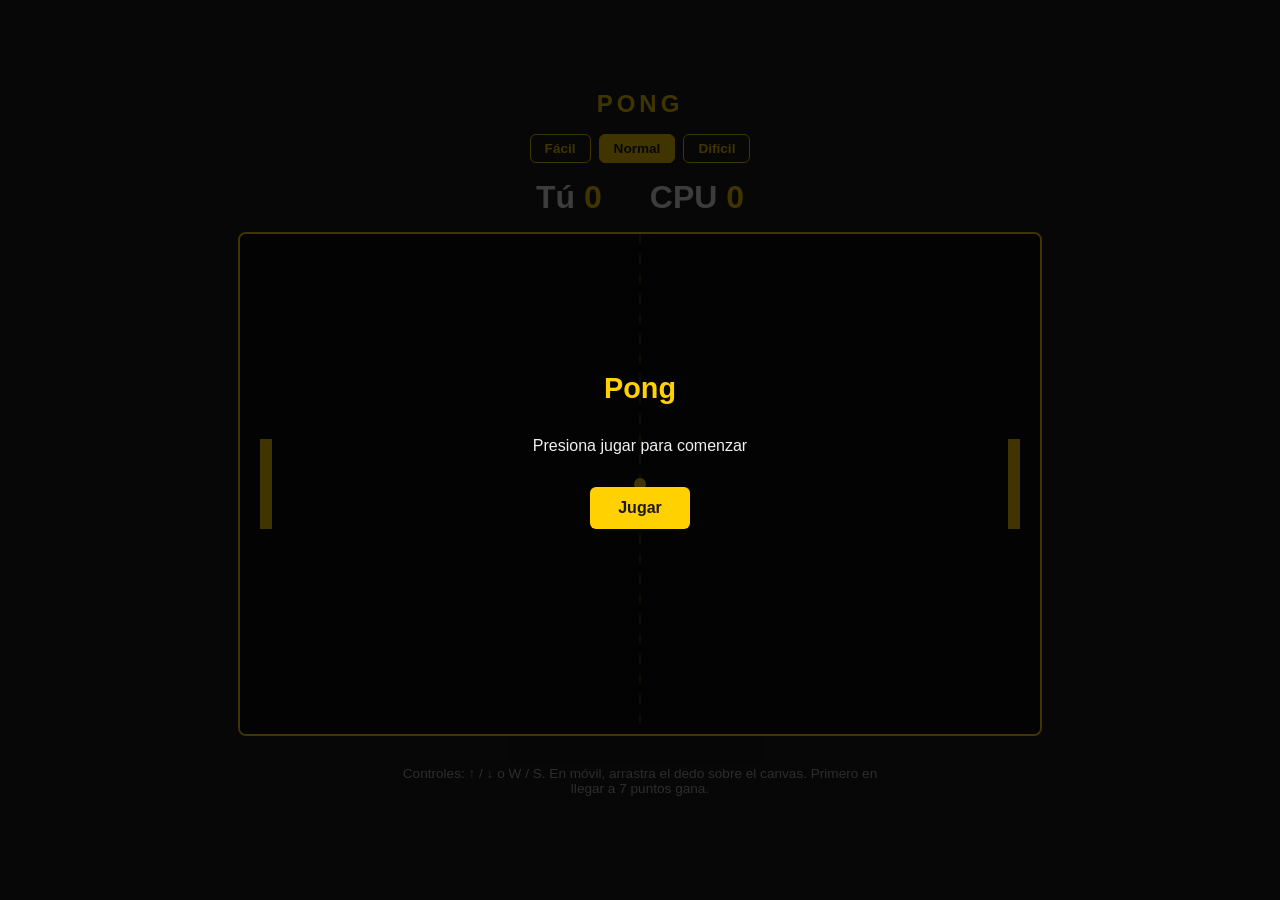
<file: games/pong.html>
<!DOCTYPE html>
<html lang="es">
<head>
<meta charset="UTF-8">
<meta name="viewport" content="width=device-width, initial-scale=1.0">
<title>Pong</title>
<style>
  :root {
    --color-primary: #FFD100;
    --color-bg: #1a1a1a;
    --color-text: #f0f0f0;
  }

  * { box-sizing: border-box; }

  html, body {
    height: 100%;
    margin: 0;
    background: var(--color-bg);
    color: var(--color-text);
    font-family: -apple-system, BlinkMacSystemFont, "Segoe UI", Roboto, sans-serif;
    display: flex;
    flex-direction: column;
    align-items: center;
    justify-content: center;
    gap: 16px;
    padding: 16px;
  }

  h1 {
    margin: 0;
    color: var(--color-primary);
    letter-spacing: 4px;
    font-size: 1.5rem;
  }

  #scoreboard {
    display: flex;
    gap: 48px;
    font-size: 2rem;
    font-weight: bold;
  }

  #scoreboard span { color: var(--color-primary); }

  canvas {
    background: #0d0d0d;
    border: 2px solid var(--color-primary);
    border-radius: 8px;
    max-width: 100%;
    touch-action: none;
  }

  #info {
    opacity: 0.7;
    font-size: 0.85rem;
    text-align: center;
    max-width: 480px;
  }

  #overlay {
    position: fixed;
    inset: 0;
    background: rgba(0, 0, 0, 0.75);
    display: flex;
    align-items: center;
    justify-content: center;
    flex-direction: column;
    gap: 16px;
    text-align: center;
    padding: 16px;
  }

  #overlay.hidden { display: none; }

  #overlay h2 {
    color: var(--color-primary);
    margin: 0;
    font-size: 1.8rem;
  }

  button {
    background: var(--color-primary);
    color: #1a1a1a;
    border: none;
    padding: 12px 28px;
    font-size: 1rem;
    font-weight: bold;
    border-radius: 6px;
    cursor: pointer;
  }

  button:hover { filter: brightness(1.1); }

  .difficulty-row {
    display: flex;
    gap: 8px;
  }

  .difficulty-row button {
    background: transparent;
    border: 1px solid var(--color-primary);
    color: var(--color-primary);
    padding: 6px 14px;
    font-size: 0.85rem;
  }

  .difficulty-row button.active {
    background: var(--color-primary);
    color: #1a1a1a;
  }
</style>
</head>
<body>
  <h1>PONG</h1>

  <div class="difficulty-row" id="difficultyRow">
    <button data-level="easy">Fácil</button>
    <button data-level="normal" class="active">Normal</button>
    <button data-level="hard">Difícil</button>
  </div>

  <div id="scoreboard">
    <div>Tú <span id="scoreLeft">0</span></div>
    <div>CPU <span id="scoreRight">0</span></div>
  </div>

  <canvas id="pong" width="800" height="500"></canvas>

  <p id="info">
    Controles: ↑ / ↓ o W / S. En móvil, arrastra el dedo sobre el canvas.
    Primero en llegar a 7 puntos gana.
  </p>

  <div id="overlay">
    <h2 id="overlayTitle">Pong</h2>
    <p id="overlayText">Presiona jugar para comenzar</p>
    <button id="playBtn">Jugar</button>
  </div>

<script>
(function () {
  const canvas = document.getElementById('pong');
  const ctx = canvas.getContext('2d');

  const W = canvas.width;
  const H = canvas.height;

  const PADDLE_W = 12;
  const PADDLE_H = 90;
  const BALL_SIZE = 12;
  const WIN_SCORE = 7;

  const DIFFICULTY = {
    easy:   { aiSpeed: 4,   aiReaction: 0.6 },
    normal: { aiSpeed: 5.5, aiReaction: 0.85 },
    hard:   { aiSpeed: 7.5, aiReaction: 1 },
  };

  let level = 'normal';

  const state = {
    left: { x: 20, y: H / 2 - PADDLE_H / 2, w: PADDLE_W, h: PADDLE_H, speed: 7, dy: 0 },
    right: { x: W - 20 - PADDLE_W, y: H / 2 - PADDLE_H / 2, w: PADDLE_W, h: PADDLE_H },
    ball: { x: W / 2, y: H / 2, r: BALL_SIZE / 2, vx: 0, vy: 0 },
    scoreLeft: 0,
    scoreRight: 0,
    running: false,
    gameOver: false,
  };

  const scoreLeftEl = document.getElementById('scoreLeft');
  const scoreRightEl = document.getElementById('scoreRight');
  const overlay = document.getElementById('overlay');
  const overlayTitle = document.getElementById('overlayTitle');
  const overlayText = document.getElementById('overlayText');
  const playBtn = document.getElementById('playBtn');
  const difficultyRow = document.getElementById('difficultyRow');

  function resetBall(direction) {
    state.ball.x = W / 2;
    state.ball.y = H / 2;
    const angle = (Math.random() * 0.6 - 0.3);
    const speed = 6;
    state.ball.vx = Math.cos(angle) * speed * direction;
    state.ball.vy = Math.sin(angle) * speed;
  }

  function resetGame() {
    state.left.y = H / 2 - PADDLE_H / 2;
    state.right.y = H / 2 - PADDLE_H / 2;
    state.scoreLeft = 0;
    state.scoreRight = 0;
    state.gameOver = false;
    scoreLeftEl.textContent = '0';
    scoreRightEl.textContent = '0';
    resetBall(Math.random() < 0.5 ? 1 : -1);
  }

  const keys = {};
  window.addEventListener('keydown', (e) => {
    keys[e.key.toLowerCase()] = true;
    if (['arrowup', 'arrowdown'].includes(e.key.toLowerCase())) e.preventDefault();
  });
  window.addEventListener('keyup', (e) => { keys[e.key.toLowerCase()] = false; });

  canvas.addEventListener('touchmove', (e) => {
    e.preventDefault();
    const rect = canvas.getBoundingClientRect();
    const touchY = e.touches[0].clientY - rect.top;
    const scale = H / rect.height;
    state.left.y = touchY * scale - PADDLE_H / 2;
  }, { passive: false });

  function clampPaddle(p) {
    p.y = Math.max(0, Math.min(H - p.h, p.y));
  }

  function update() {
    if (!state.running || state.gameOver) return;

    if (keys['arrowup'] || keys['w']) state.left.y -= state.left.speed;
    if (keys['arrowdown'] || keys['s']) state.left.y += state.left.speed;
    clampPaddle(state.left);

    const diff = DIFFICULTY[level];
    const targetY = state.ball.y - PADDLE_H / 2 + (Math.random() - 0.5) * (1 - diff.aiReaction) * 100;
    const dy = targetY - state.right.y;
    state.right.y += Math.max(-diff.aiSpeed, Math.min(diff.aiSpeed, dy * 0.15));
    clampPaddle(state.right);

    const ball = state.ball;
    ball.x += ball.vx;
    ball.y += ball.vy;

    if (ball.y - ball.r <= 0) {
      ball.y = ball.r;
      ball.vy *= -1;
    } else if (ball.y + ball.r >= H) {
      ball.y = H - ball.r;
      ball.vy *= -1;
    }

    if (
      ball.x - ball.r <= state.left.x + state.left.w &&
      ball.x - ball.r >= state.left.x &&
      ball.y >= state.left.y &&
      ball.y <= state.left.y + state.left.h &&
      ball.vx < 0
    ) {
      ball.x = state.left.x + state.left.w + ball.r;
      const hitPos = (ball.y - (state.left.y + state.left.h / 2)) / (state.left.h / 2);
      const speed = Math.min(Math.hypot(ball.vx, ball.vy) * 1.05, 15);
      const angle = hitPos * 0.7;
      ball.vx = Math.cos(angle) * speed;
      ball.vy = Math.sin(angle) * speed;
    }

    if (
      ball.x + ball.r >= state.right.x &&
      ball.x + ball.r <= state.right.x + state.right.w &&
      ball.y >= state.right.y &&
      ball.y <= state.right.y + state.right.h &&
      ball.vx > 0
    ) {
      ball.x = state.right.x - ball.r;
      const hitPos = (ball.y - (state.right.y + state.right.h / 2)) / (state.right.h / 2);
      const speed = Math.min(Math.hypot(ball.vx, ball.vy) * 1.05, 15);
      const angle = Math.PI - hitPos * 0.7;
      ball.vx = Math.cos(angle) * speed;
      ball.vy = Math.sin(angle) * speed;
    }

    if (ball.x < -ball.r) {
      state.scoreRight++;
      scoreRightEl.textContent = state.scoreRight;
      checkWin();
      if (!state.gameOver) resetBall(1);
    } else if (ball.x > W + ball.r) {
      state.scoreLeft++;
      scoreLeftEl.textContent = state.scoreLeft;
      checkWin();
      if (!state.gameOver) resetBall(-1);
    }
  }

  function checkWin() {
    if (state.scoreLeft >= WIN_SCORE || state.scoreRight >= WIN_SCORE) {
      state.gameOver = true;
      state.running = false;
      const won = state.scoreLeft >= WIN_SCORE;
      overlayTitle.textContent = won ? '¡Ganaste!' : 'Perdiste';
      overlayText.textContent = `${state.scoreLeft} - ${state.scoreRight}`;
      playBtn.textContent = 'Jugar de nuevo';
      overlay.classList.remove('hidden');
    }
  }

  function draw() {
    ctx.fillStyle = '#0d0d0d';
    ctx.fillRect(0, 0, W, H);

    ctx.strokeStyle = 'rgba(255, 209, 0, 0.4)';
    ctx.setLineDash([10, 10]);
    ctx.beginPath();
    ctx.moveTo(W / 2, 0);
    ctx.lineTo(W / 2, H);
    ctx.stroke();
    ctx.setLineDash([]);

    ctx.fillStyle = '#FFD100';
    ctx.fillRect(state.left.x, state.left.y, state.left.w, state.left.h);
    ctx.fillRect(state.right.x, state.right.y, state.right.w, state.right.h);

    ctx.beginPath();
    ctx.arc(state.ball.x, state.ball.y, state.ball.r, 0, Math.PI * 2);
    ctx.fill();
  }

  function loop() {
    update();
    draw();
    requestAnimationFrame(loop);
  }

  playBtn.addEventListener('click', () => {
    resetGame();
    state.running = true;
    overlay.classList.add('hidden');
  });

  difficultyRow.addEventListener('click', (e) => {
    const btn = e.target.closest('button[data-level]');
    if (!btn) return;
    level = btn.dataset.level;
    [...difficultyRow.children].forEach((b) => b.classList.toggle('active', b === btn));
  });

  resetGame();
  draw();
  requestAnimationFrame(loop);
})();
</script>
</body>
</html>
</file>
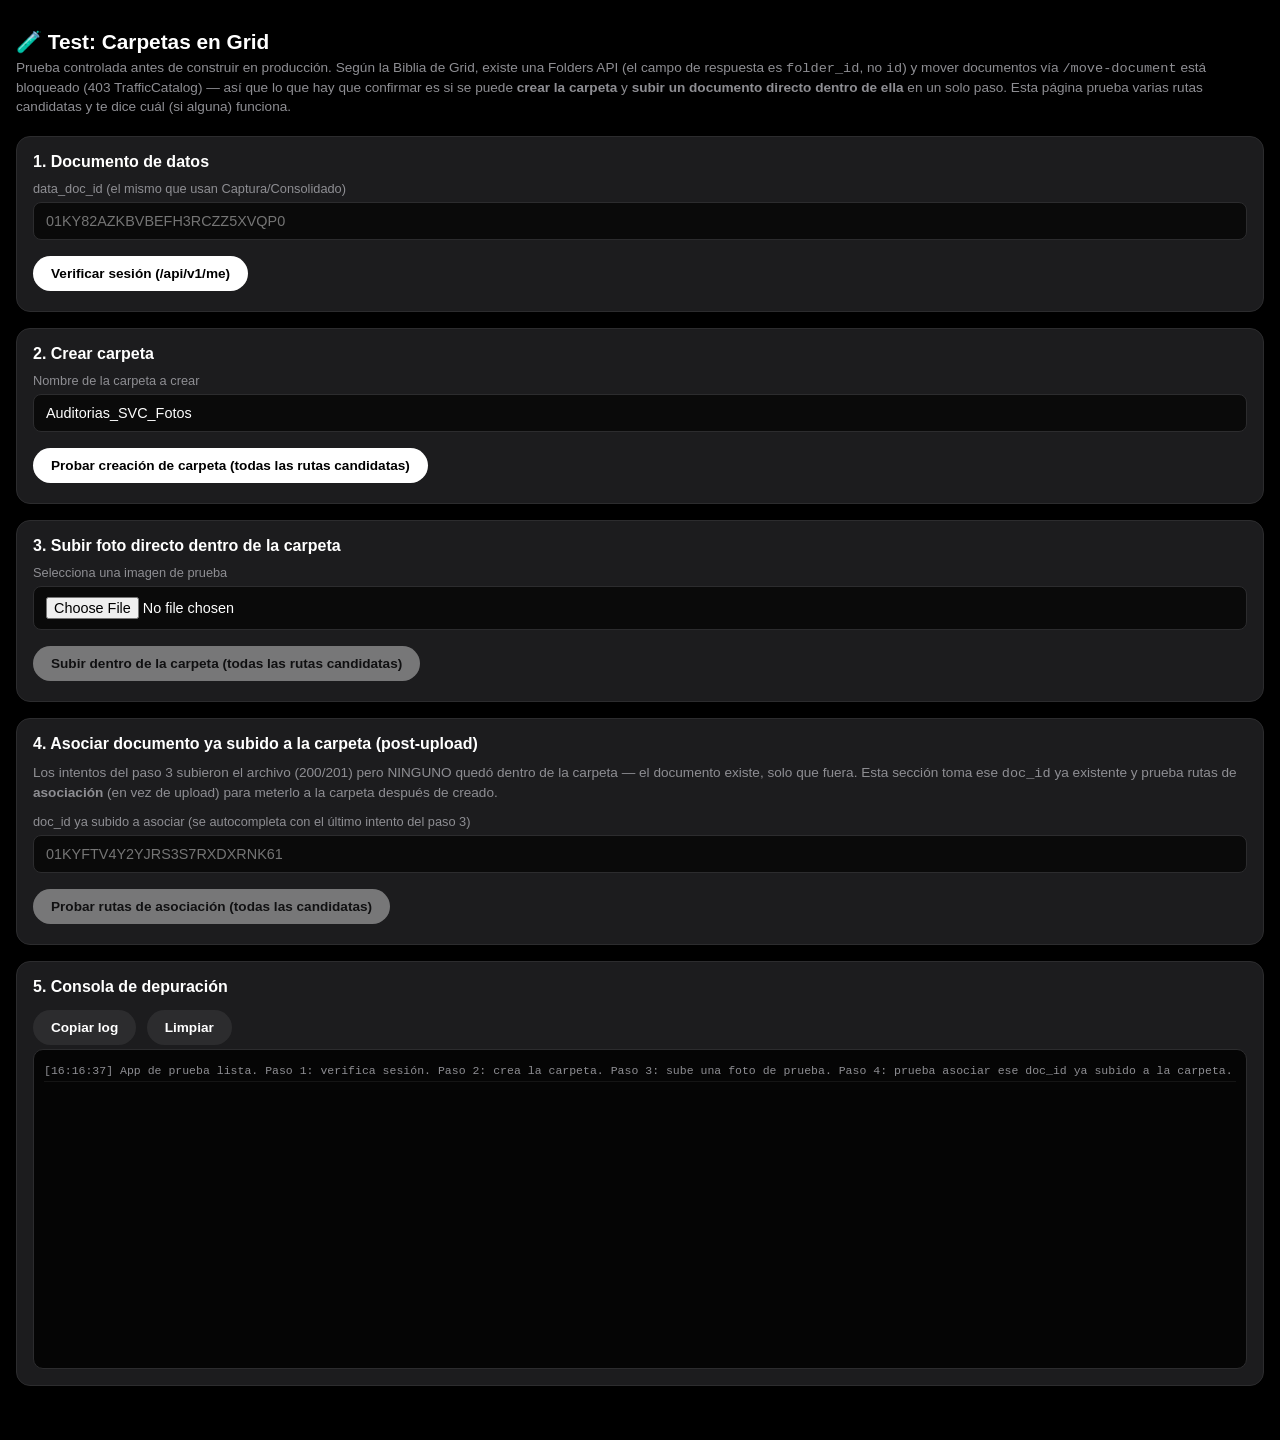
<file: grid/test_folders.html>
<!DOCTYPE html>
<html lang="es">
<head>
<meta charset="UTF-8">
<meta name="viewport" content="width=device-width, initial-scale=1.0, viewport-fit=cover">
<title>Test: Carpetas Grid — Auditorías SVC</title>
<style>
  :root {
    --bg: #000000;
    --surface: #1c1c1e;
    --surface-hover: #2c2c2e;
    --border: #2c2c2e;
    --text: #ffffff;
    --text-muted: #8e8e93;
    --error: #ff453a;
    --success: #34c759;
    --warn: #ffcc00;
    --info: #0a84ff;
  }
  * { box-sizing: border-box; }
  body {
    margin: 0;
    background: var(--bg);
    color: var(--text);
    font-family: -apple-system, BlinkMacSystemFont, 'Segoe UI', Roboto, sans-serif;
    padding: 16px;
    padding-bottom: 40px;
  }
  h1 {
    font-size: 1.3rem;
    margin-bottom: 4px;
  }
  .subtitle {
    color: var(--text-muted);
    font-size: 0.85rem;
    margin-bottom: 20px;
    line-height: 1.4;
  }
  .card {
    background: var(--surface);
    border: 1px solid var(--border);
    border-radius: 14px;
    padding: 16px;
    margin-bottom: 16px;
  }
  .card h2 {
    font-size: 1rem;
    margin: 0 0 10px;
  }
  label {
    display: block;
    font-size: 0.8rem;
    color: var(--text-muted);
    margin-bottom: 6px;
  }
  input[type="text"], input[type="file"] {
    width: 100%;
    background: #0a0a0a;
    border: 1px solid var(--border);
    border-radius: 8px;
    padding: 10px 12px;
    color: var(--text);
    font-size: 0.9rem;
    margin-bottom: 12px;
  }
  button {
    background: var(--text);
    color: #000;
    border: none;
    border-radius: 999px;
    padding: 10px 18px;
    font-size: 0.85rem;
    font-weight: 700;
    cursor: pointer;
    margin: 4px 6px 4px 0;
  }
  button.secondary {
    background: var(--surface-hover);
    color: var(--text);
  }
  button:disabled {
    opacity: 0.4;
    cursor: not-allowed;
  }
  .result-box {
    margin-top: 10px;
    padding: 10px 12px;
    border-radius: 8px;
    font-size: 0.8rem;
    font-family: 'SF Mono', 'Fira Code', Consolas, monospace;
    white-space: pre-wrap;
    word-break: break-all;
    display: none;
  }
  .result-box.show { display: block; }
  .result-box.ok { background: rgba(52,199,89,0.12); border: 1px solid rgba(52,199,89,0.35); color: #7ee89a; }
  .result-box.fail { background: rgba(255,69,58,0.12); border: 1px solid rgba(255,69,58,0.35); color: #ffb3ab; }
  .result-box.pending { background: rgba(10,132,255,0.12); border: 1px solid rgba(10,132,255,0.35); color: #8fc4ff; }

  #console {
    background: #050505;
    border: 1px solid var(--border);
    border-radius: 10px;
    padding: 10px;
    height: 320px;
    overflow-y: auto;
    font-family: 'SF Mono', 'Fira Code', Consolas, monospace;
    font-size: 0.72rem;
    line-height: 1.5;
  }
  .log-line { padding: 2px 0; border-bottom: 1px solid #151515; }
  .log-ok { color: var(--success); }
  .log-fail { color: var(--error); }
  .log-info { color: var(--text-muted); }
  .log-warn { color: var(--warn); }

  .attempt-summary {
    display: flex;
    align-items: center;
    gap: 8px;
    padding: 8px 0;
    border-bottom: 1px solid var(--border);
    font-size: 0.82rem;
  }
  .attempt-summary:last-child { border-bottom: none; }
  .dot { width: 8px; height: 8px; border-radius: 50%; flex-shrink: 0; }
  .dot.ok { background: var(--success); }
  .dot.fail { background: var(--error); }
</style>
</head>
<body>

<h1>🧪 Test: Carpetas en Grid</h1>
<div class="subtitle">
  Prueba controlada antes de construir en producción. Según la Biblia de Grid, existe una Folders API
  (el campo de respuesta es <code>folder_id</code>, no <code>id</code>) y mover documentos vía
  <code>/move-document</code> está bloqueado (403 TrafficCatalog) — así que lo que hay que confirmar es si
  se puede <b>crear la carpeta</b> y <b>subir un documento directo dentro de ella</b> en un solo paso.
  Esta página prueba varias rutas candidatas y te dice cuál (si alguna) funciona.
</div>

<div class="card">
  <h2>1. Documento de datos</h2>
  <label>data_doc_id (el mismo que usan Captura/Consolidado)</label>
  <input type="text" id="doc-id" placeholder="01KY82AZKBVBEFH3RCZZ5XVQP0">
  <button id="btn-whoami">Verificar sesión (/api/v1/me)</button>
  <div class="result-box" id="whoami-result"></div>
</div>

<div class="card">
  <h2>2. Crear carpeta</h2>
  <label>Nombre de la carpeta a crear</label>
  <input type="text" id="folder-name" value="Auditorias_SVC_Fotos" placeholder="Nombre de carpeta">
  <button id="btn-create-folder">Probar creación de carpeta (todas las rutas candidatas)</button>
  <div id="folder-attempts"></div>
  <div class="result-box" id="folder-result"></div>
</div>

<div class="card">
  <h2>3. Subir foto directo dentro de la carpeta</h2>
  <label>Selecciona una imagen de prueba</label>
  <input type="file" id="photo-file" accept="image/*">
  <button id="btn-upload-in-folder" disabled>Subir dentro de la carpeta (todas las rutas candidatas)</button>
  <div id="upload-attempts"></div>
  <div class="result-box" id="upload-result"></div>
</div>

<div class="card">
  <h2>4. Asociar documento ya subido a la carpeta (post-upload)</h2>
  <div class="subtitle" style="margin-bottom:12px;">
    Los intentos del paso 3 subieron el archivo (200/201) pero NINGUNO quedó dentro de la carpeta —
    el documento existe, solo que fuera. Esta sección toma ese <code>doc_id</code> ya existente y prueba
    rutas de <b>asociación</b> (en vez de upload) para meterlo a la carpeta después de creado.
  </div>
  <label>doc_id ya subido a asociar (se autocompleta con el último intento del paso 3)</label>
  <input type="text" id="assoc-doc-id" placeholder="01KYFTV4Y2YJRS3S7RXDXRNK61">
  <button id="btn-assoc" disabled>Probar rutas de asociación (todas las candidatas)</button>
  <div id="assoc-attempts"></div>
  <div class="result-box" id="assoc-result"></div>
</div>

<div class="card">
  <h2>5. Consola de depuración</h2>
  <button class="secondary" id="btn-copy-log">Copiar log</button>
  <button class="secondary" id="btn-clear-log">Limpiar</button>
  <div id="console"></div>
</div>

<script>
const logEl = document.getElementById('console');
const logEntries = [];

function log(message, level = 'info') {
  const ts = new Date().toLocaleTimeString('es-MX', { hour12: false });
  logEntries.push(`[${ts}] [${level}] ${message}`);
  const line = document.createElement('div');
  line.className = `log-line log-${level}`;
  line.textContent = `[${ts}] ${message}`;
  logEl.appendChild(line);
  logEl.scrollTop = logEl.scrollHeight;
}

document.getElementById('btn-clear-log').addEventListener('click', () => {
  logEl.innerHTML = '';
  logEntries.length = 0;
});

document.getElementById('btn-copy-log').addEventListener('click', () => {
  navigator.clipboard.writeText(logEntries.join('\n'))
    .then(() => log('Log copiado al portapapeles', 'ok'))
    .catch(() => log('No se pudo copiar — selecciona el texto manualmente', 'warn'));
});

function getDocId() {
  return document.getElementById('doc-id').value.trim() || '01KY82AZKBVBEFH3RCZZ5XVQP0';
}

async function fetchWithTimeout(url, options = {}, timeoutMs = 20000) {
  const controller = new AbortController();
  const timeoutId = setTimeout(() => controller.abort(), timeoutMs);
  try {
    return await fetch(url, { ...options, signal: controller.signal });
  } finally {
    clearTimeout(timeoutId);
  }
}

async function describeResponse(res) {
  let bodyText = '';
  let bodyJson = null;
  try {
    bodyText = await res.text();
    try { bodyJson = JSON.parse(bodyText); } catch (e) {}
  } catch (e) {
    bodyText = '(no se pudo leer el body)';
  }
  return { status: res.status, ok: res.ok, bodyText, bodyJson };
}

/* ============================== 1. /me ============================== */

document.getElementById('btn-whoami').addEventListener('click', async () => {
  const box = document.getElementById('whoami-result');
  box.className = 'result-box show pending';
  box.textContent = 'Consultando /api/v1/me...';
  log('GET /api/v1/me', 'info');
  try {
    const res = await fetchWithTimeout(`${location.origin}/api/v1/me`, { credentials: 'include' });
    const desc = await describeResponse(res);
    if (desc.ok) {
      box.className = 'result-box show ok';
      box.textContent = `✓ ${desc.status}\n${JSON.stringify(desc.bodyJson, null, 2)}`;
      log(`/me OK: ${desc.bodyJson?.email || '(sin email)'}`, 'ok');
    } else {
      box.className = 'result-box show fail';
      box.textContent = `✗ ${desc.status}\n${desc.bodyText}`;
      log(`/me falló: ${desc.status}`, 'fail');
    }
  } catch (e) {
    box.className = 'result-box show fail';
    box.textContent = `✗ Error: ${e.message}`;
    log(`/me error de red: ${e.message}`, 'fail');
  }
});

/* ========================== 2. Crear carpeta ========================== */

// Rutas candidatas para crear una carpeta. No hay contrato documentado
// exacto — probamos las variantes REST más plausibles dado el resto de la
// API (/api/v1/documents, /api/v1/documents/{id}/states/{name}) y lo que
// confirma la Biblia (existe una Folders API, responde folder_id).
function folderCreationCandidates(name, parentDocId) {
  return [
    {
      label: 'POST /api/v1/folders {name}',
      url: `${location.origin}/api/v1/folders`,
      init: {
        method: 'POST',
        headers: { 'Content-Type': 'application/json' },
        credentials: 'include',
        body: JSON.stringify({ name }),
      },
    },
    {
      label: 'POST /api/v1/folders {name, parent_id}',
      url: `${location.origin}/api/v1/folders`,
      init: {
        method: 'POST',
        headers: { 'Content-Type': 'application/json' },
        credentials: 'include',
        body: JSON.stringify({ name, parent_id: parentDocId }),
      },
    },
    {
      label: 'POST /api/v1/documents/folders {name}',
      url: `${location.origin}/api/v1/documents/folders`,
      init: {
        method: 'POST',
        headers: { 'Content-Type': 'application/json' },
        credentials: 'include',
        body: JSON.stringify({ name }),
      },
    },
    {
      label: 'POST /api/v1/documents {title, type:folder} (FormData)',
      url: `${location.origin}/api/v1/documents`,
      init: (() => {
        const fd = new FormData();
        fd.append('title', name);
        fd.append('type', 'folder');
        return { method: 'POST', credentials: 'include', body: fd };
      })(),
    },
  ];
}

let discoveredFolderId = null;

document.getElementById('btn-create-folder').addEventListener('click', async () => {
  const name = document.getElementById('folder-name').value.trim() || 'Auditorias_SVC_Fotos';
  const docId = getDocId();
  const attemptsEl = document.getElementById('folder-attempts');
  const resultBox = document.getElementById('folder-result');
  attemptsEl.innerHTML = '';
  resultBox.className = 'result-box show pending';
  resultBox.textContent = 'Probando rutas candidatas...';
  discoveredFolderId = null;

  const candidates = folderCreationCandidates(name, docId);
  let winner = null;

  for (const candidate of candidates) {
    const row = document.createElement('div');
    row.className = 'attempt-summary';
    row.innerHTML = `<span class="dot"></span><span>${candidate.label}</span>`;
    attemptsEl.appendChild(row);
    const dot = row.querySelector('.dot');

    log(`Probando: ${candidate.label}`, 'info');
    try {
      const res = await fetchWithTimeout(candidate.url, candidate.init);
      const desc = await describeResponse(res);
      if (desc.ok) {
        dot.classList.add('ok');
        row.innerHTML += ` — <span style="color:var(--success)">${desc.status} OK</span>`;
        log(`✓ ${candidate.label} → ${desc.status}: ${desc.bodyText.slice(0, 300)}`, 'ok');
        const folderId = desc.bodyJson?.folder_id || desc.bodyJson?.id || null;
        if (folderId && !winner) {
          winner = { candidate, folderId, raw: desc.bodyJson };
        }
      } else {
        dot.classList.add('fail');
        row.innerHTML += ` — <span style="color:var(--error)">${desc.status}</span>`;
        log(`✗ ${candidate.label} → ${desc.status}: ${desc.bodyText.slice(0, 200)}`, 'fail');
      }
    } catch (e) {
      dot.classList.add('fail');
      row.innerHTML += ` — <span style="color:var(--error)">error: ${e.message}</span>`;
      log(`✗ ${candidate.label} → excepción: ${e.message}`, 'fail');
    }
  }

  if (winner) {
    discoveredFolderId = winner.folderId;
    resultBox.className = 'result-box show ok';
    resultBox.textContent =
      `✓ Ruta ganadora: ${winner.candidate.label}\nfolder_id: ${winner.folderId}\n\nRespuesta completa:\n${JSON.stringify(winner.raw, null, 2)}`;
    log(`Carpeta creada — folder_id = ${winner.folderId}`, 'ok');
    document.getElementById('btn-upload-in-folder').disabled = false;
  } else {
    resultBox.className = 'result-box show fail';
    resultBox.textContent = '✗ Ninguna ruta candidata funcionó para crear carpeta. Ver consola para detalle de cada intento.';
    log('Ninguna ruta de creación de carpeta funcionó', 'fail');
  }
});

/* ==================== 3. Subir dentro de la carpeta ==================== */

document.getElementById('photo-file').addEventListener('change', (e) => {
  const btn = document.getElementById('btn-upload-in-folder');
  btn.disabled = !(e.target.files && e.target.files[0] && discoveredFolderId);
});

// Rutas candidatas para asociar un upload a una carpeta ya creada. Probamos
// distintos nombres de campo en el FormData de POST /api/v1/documents
// (mismo endpoint que ya usan Captura/Consolidado para fotos), ya que no
// hay contrato documentado de cuál usa Grid internamente.
function uploadInFolderCandidates(file, folderId) {
  const fieldNames = ['folder_id', 'parent_id', 'parent_folder_id', 'folderId'];
  const formDataAttempts = fieldNames.map((fieldName) => {
    const fd = new FormData();
    fd.append('file', file, file.name);
    fd.append('title', file.name);
    fd.append('description', 'Prueba de carpeta — Auditorías SVC');
    fd.append('visibility', 'public');
    fd.append(fieldName, folderId);
    return {
      label: `POST /api/v1/documents (FormData con "${fieldName}")`,
      url: `${location.origin}/api/v1/documents`,
      init: { method: 'POST', credentials: 'include', body: fd },
    };
  });

  // Candidato adicional: subir al sub-recurso de la carpeta directamente
  // (patrón REST anidado), en vez de pasar un campo de asociación en el
  // FormData del endpoint plano de documentos.
  const nestedFd = new FormData();
  nestedFd.append('file', file, file.name);
  nestedFd.append('title', file.name);
  nestedFd.append('description', 'Prueba de carpeta — Auditorías SVC');
  nestedFd.append('visibility', 'public');
  const nestedAttempt = {
    label: `POST /api/v1/folders/${folderId}/documents (FormData, sin campo extra)`,
    url: `${location.origin}/api/v1/folders/${folderId}/documents`,
    init: { method: 'POST', credentials: 'include', body: nestedFd },
  };

  return [...formDataAttempts, nestedAttempt];
}

/**
 * La única forma confiable de saber si un upload quedó DENTRO de la
 * carpeta: releer la carpeta (que expone doc_ids en su respuesta, visto
 * en el paso 2) y comparar contra el conjunto de doc_ids que había antes
 * de subir. Un 200/201 en el upload no prueba nada por sí solo si Grid
 * ignora el campo de asociación en silencio.
 */
async function getFolderDocIds(folderId) {
  const res = await fetchWithTimeout(`${location.origin}/api/v1/folders/${folderId}`, { credentials: 'include' });
  if (!res.ok) return null;
  const body = await res.json().catch(() => null);
  return body && Array.isArray(body.doc_ids) ? body.doc_ids : null;
}

document.getElementById('btn-upload-in-folder').addEventListener('click', async () => {
  const fileInput = document.getElementById('photo-file');
  const file = fileInput.files && fileInput.files[0];
  if (!file || !discoveredFolderId) return;

  const attemptsEl = document.getElementById('upload-attempts');
  const resultBox = document.getElementById('upload-result');
  attemptsEl.innerHTML = '';
  resultBox.className = 'result-box show pending';
  resultBox.textContent = 'Probando rutas candidatas...';

  log('Leyendo doc_ids de la carpeta ANTES de subir...', 'info');
  const docIdsBefore = await getFolderDocIds(discoveredFolderId);
  log(`doc_ids antes: ${JSON.stringify(docIdsBefore)}`, 'info');

  const candidates = uploadInFolderCandidates(file, discoveredFolderId);
  const attemptResults = [];

  for (const candidate of candidates) {
    const row = document.createElement('div');
    row.className = 'attempt-summary';
    row.innerHTML = `<span class="dot"></span><span>${candidate.label}</span>`;
    attemptsEl.appendChild(row);
    const dot = row.querySelector('.dot');

    log(`Probando: ${candidate.label}`, 'info');
    try {
      const res = await fetchWithTimeout(candidate.url, candidate.init, 30000);
      const desc = await describeResponse(res);
      if (desc.ok) {
        const docId = desc.bodyJson?.doc_id || desc.bodyJson?.id || null;
        dot.classList.add('ok');
        row.innerHTML += ` — <span style="color:var(--success)">${desc.status} OK, doc_id=${docId}</span>`;
        log(`✓ ${candidate.label} → ${desc.status}, doc_id=${docId}: ${desc.bodyText.slice(0, 200)}`, 'ok');
        attemptResults.push({ candidate, docId, raw: desc.bodyJson });
      } else {
        dot.classList.add('fail');
        row.innerHTML += ` — <span style="color:var(--error)">${desc.status}</span>`;
        log(`✗ ${candidate.label} → ${desc.status}: ${desc.bodyText.slice(0, 200)}`, 'fail');
      }
    } catch (e) {
      dot.classList.add('fail');
      row.innerHTML += ` — <span style="color:var(--error)">error: ${e.message}</span>`;
      log(`✗ ${candidate.label} → excepción: ${e.message}`, 'fail');
    }
  }

  log('Releyendo doc_ids de la carpeta DESPUÉS de subir...', 'info');
  const docIdsAfter = await getFolderDocIds(discoveredFolderId);
  log(`doc_ids después: ${JSON.stringify(docIdsAfter)}`, 'info');

  // Verificación real: ¿alguno de los doc_id recién subidos aparece en la
  // carpeta? En vez de confiar en el 200/201, se compara contra el
  // contenido real de la carpeta.
  const trulyInFolder = docIdsAfter
    ? attemptResults.filter((a) => a.docId && docIdsAfter.includes(a.docId))
    : [];

  // Marca visualmente cada intento según si REALMENTE quedó en la carpeta.
  attemptResults.forEach((a, i) => {
    const row = attemptsEl.children[candidates.findIndex((c) => c === a.candidate)];
    if (!row) return;
    const reallyIn = docIdsAfter && docIdsAfter.includes(a.docId);
    const tag = document.createElement('span');
    tag.style.marginLeft = '6px';
    tag.style.fontWeight = '700';
    tag.style.color = reallyIn ? 'var(--success)' : 'var(--error)';
    tag.textContent = reallyIn ? '✓ SÍ quedó en la carpeta' : '✗ NO quedó en la carpeta (subió afuera)';
    row.appendChild(tag);
  });

  // Guarda el último doc_id subido (aunque haya quedado fuera de la carpeta)
  // para poder probar rutas de asociación post-upload en la sección 4.
  const lastUpload = attemptResults[attemptResults.length - 1] || attemptResults[0];
  if (lastUpload && lastUpload.docId) {
    document.getElementById('assoc-doc-id').value = lastUpload.docId;
    document.getElementById('btn-assoc').disabled = false;
  }

  const winner = trulyInFolder[0];

  if (winner) {
    resultBox.className = 'result-box show ok';
    resultBox.textContent =
      `✓ Ruta ganadora CONFIRMADA (verificado contra doc_ids real de la carpeta): ${winner.candidate.label}\n` +
      `doc_id: ${winner.docId}\n\n` +
      `doc_ids antes: ${JSON.stringify(docIdsBefore)}\n` +
      `doc_ids después: ${JSON.stringify(docIdsAfter)}\n\n` +
      `Respuesta completa:\n${JSON.stringify(winner.raw, null, 2)}`;
    log(`CONFIRMADO: ${winner.candidate.label} sí asocia el documento a la carpeta`, 'ok');
  } else if (attemptResults.length > 0) {
    resultBox.className = 'result-box show fail';
    resultBox.textContent =
      `✗ Los ${attemptResults.length} intentos devolvieron 200/201, pero NINGUNO quedó realmente dentro de la carpeta ` +
      `(doc_ids de la carpeta no cambió, o los doc_id subidos no aparecen ahí). Grid está ignorando el campo de ` +
      `asociación en silencio y subiendo los documentos al nivel raíz de todos modos.\n\n` +
      `doc_ids antes: ${JSON.stringify(docIdsBefore)}\n` +
      `doc_ids después: ${JSON.stringify(docIdsAfter)}\n\n` +
      `Alternativa a probar: mover el documento a la carpeta DESPUÉS de subirlo, con un endpoint específico ` +
      `de asociación (p. ej. PUT/PATCH /api/v1/folders/{folder_id}/documents/{doc_id}) — la Biblia solo confirma ` +
      `que /move-document (mover un documento YA existente entre ubicaciones) está bloqueado con 403, no que ` +
      `asociar-al-crear-la-carpeta esté bloqueado igual.`;
    log('Ningún método de upload-en-carpeta quedó confirmado — Grid ignora el campo silenciosamente', 'fail');
  } else {
    resultBox.className = 'result-box show fail';
    resultBox.textContent = '✗ Ninguna ruta candidata funcionó para subir dentro de la carpeta. Ver consola para detalle.';
    log('Ninguna ruta de upload-en-carpeta funcionó', 'fail');
  }
});

document.getElementById('assoc-doc-id').addEventListener('input', (e) => {
  document.getElementById('btn-assoc').disabled = !e.target.value.trim() || !discoveredFolderId;
});

/* ============ 4. Asociar documento existente a la carpeta ============ */

// El intento anidado del paso 3 (POST /api/v1/folders/{id}/documents con
// FormData de archivo) devolvió 422 "Invalid values in body object." — un
// error de validación de CONTENIDO, distinto del "file: Field required" que
// dio el candidato de creación de carpeta vía /api/v1/documents con
// type:folder. Eso sugiere que el endpoint espera un body JSON que
// REFERENCIE un doc_id ya existente, no un archivo crudo. Probamos esa
// hipótesis con varios nombres de campo y varios endpoints/verbos plausibles.
function associationCandidates(folderId, docId, currentDocIds) {
  return [
    {
      label: `POST /api/v1/folders/${folderId}/documents {doc_id}`,
      url: `${location.origin}/api/v1/folders/${folderId}/documents`,
      init: {
        method: 'POST',
        headers: { 'Content-Type': 'application/json' },
        credentials: 'include',
        body: JSON.stringify({ doc_id: docId }),
      },
    },
    {
      label: `POST /api/v1/folders/${folderId}/documents {document_id}`,
      url: `${location.origin}/api/v1/folders/${folderId}/documents`,
      init: {
        method: 'POST',
        headers: { 'Content-Type': 'application/json' },
        credentials: 'include',
        body: JSON.stringify({ document_id: docId }),
      },
    },
    {
      label: `POST /api/v1/folders/${folderId}/documents {id}`,
      url: `${location.origin}/api/v1/folders/${folderId}/documents`,
      init: {
        method: 'POST',
        headers: { 'Content-Type': 'application/json' },
        credentials: 'include',
        body: JSON.stringify({ id: docId }),
      },
    },
    {
      label: `PATCH /api/v1/folders/${folderId}/documents/${docId} (sin body)`,
      url: `${location.origin}/api/v1/folders/${folderId}/documents/${docId}`,
      init: { method: 'PATCH', credentials: 'include' },
    },
    {
      label: `PUT /api/v1/folders/${folderId}/documents/${docId} (sin body)`,
      url: `${location.origin}/api/v1/folders/${folderId}/documents/${docId}`,
      init: { method: 'PUT', credentials: 'include' },
    },
    {
      label: `PATCH /api/v1/documents/${docId} {folder_id}`,
      url: `${location.origin}/api/v1/documents/${docId}`,
      init: {
        method: 'PATCH',
        headers: { 'Content-Type': 'application/json' },
        credentials: 'include',
        body: JSON.stringify({ folder_id: folderId }),
      },
    },
    {
      label: `PUT /api/v1/documents/${docId} {folder_id}`,
      url: `${location.origin}/api/v1/documents/${docId}`,
      init: {
        method: 'PUT',
        headers: { 'Content-Type': 'application/json' },
        credentials: 'include',
        body: JSON.stringify({ folder_id: folderId }),
      },
    },
    {
      label: `PATCH /api/v1/folders/${folderId} {doc_ids: [...actual, doc_id]}`,
      url: `${location.origin}/api/v1/folders/${folderId}`,
      init: {
        method: 'PATCH',
        headers: { 'Content-Type': 'application/json' },
        credentials: 'include',
        body: JSON.stringify({ doc_ids: [...(currentDocIds || []), docId] }),
      },
    },
    {
      label: `PUT /api/v1/folders/${folderId} {doc_ids: [...actual, doc_id]}`,
      url: `${location.origin}/api/v1/folders/${folderId}`,
      init: {
        method: 'PUT',
        headers: { 'Content-Type': 'application/json' },
        credentials: 'include',
        body: JSON.stringify({ doc_ids: [...(currentDocIds || []), docId] }),
      },
    },
  ];
}

document.getElementById('btn-assoc').addEventListener('click', async () => {
  const docId = document.getElementById('assoc-doc-id').value.trim();
  if (!docId || !discoveredFolderId) return;

  const attemptsEl = document.getElementById('assoc-attempts');
  const resultBox = document.getElementById('assoc-result');
  attemptsEl.innerHTML = '';
  resultBox.className = 'result-box show pending';
  resultBox.textContent = 'Probando rutas de asociación...';

  log('Leyendo doc_ids de la carpeta ANTES de asociar...', 'info');
  const docIdsBefore = await getFolderDocIds(discoveredFolderId);
  log(`doc_ids antes: ${JSON.stringify(docIdsBefore)}`, 'info');

  const candidates = associationCandidates(discoveredFolderId, docId, docIdsBefore);
  const attemptResults = [];

  for (const candidate of candidates) {
    const row = document.createElement('div');
    row.className = 'attempt-summary';
    row.innerHTML = `<span class="dot"></span><span>${candidate.label}</span>`;
    attemptsEl.appendChild(row);
    const dot = row.querySelector('.dot');

    log(`Probando: ${candidate.label}`, 'info');
    try {
      const res = await fetchWithTimeout(candidate.url, candidate.init);
      const desc = await describeResponse(res);
      if (desc.ok) {
        dot.classList.add('ok');
        row.innerHTML += ` — <span style="color:var(--success)">${desc.status} OK</span>`;
        log(`✓ ${candidate.label} → ${desc.status}: ${desc.bodyText.slice(0, 300)}`, 'ok');
        attemptResults.push({ candidate, raw: desc.bodyJson });
      } else {
        dot.classList.add('fail');
        row.innerHTML += ` — <span style="color:var(--error)">${desc.status}</span>`;
        log(`✗ ${candidate.label} → ${desc.status}: ${desc.bodyText.slice(0, 200)}`, 'fail');
      }
    } catch (e) {
      dot.classList.add('fail');
      row.innerHTML += ` — <span style="color:var(--error)">error: ${e.message}</span>`;
      log(`✗ ${candidate.label} → excepción: ${e.message}`, 'fail');
    }
  }

  log('Releyendo doc_ids de la carpeta DESPUÉS de asociar...', 'info');
  const docIdsAfter = await getFolderDocIds(discoveredFolderId);
  log(`doc_ids después: ${JSON.stringify(docIdsAfter)}`, 'info');

  const trulyInFolder = docIdsAfter && docIdsAfter.includes(docId);

  attemptResults.forEach((a) => {
    const row = attemptsEl.children[candidates.findIndex((c) => c === a.candidate)];
    if (!row) return;
    const tag = document.createElement('span');
    tag.style.marginLeft = '6px';
    tag.style.fontWeight = '700';
    // No podemos saber CUÁL intento específico lo logró si varios devuelven
    // 200 (solo el último exitoso importaría), así que si trulyInFolder es
    // true marcamos el resultado a nivel global en el resultBox, no por fila.
    tag.style.color = 'var(--text-muted)';
    tag.textContent = '200/201 (ver veredicto abajo)';
    row.appendChild(tag);
  });

  if (trulyInFolder) {
    resultBox.className = 'result-box show ok';
    resultBox.textContent =
      `✓ CONFIRMADO: doc_id ${docId} ahora aparece en la carpeta ${discoveredFolderId}.\n` +
      `(Si más de una candidata devolvió 200/201 arriba, revisa la consola en orden — la ÚLTIMA que respondió ok ` +
      `antes de este cambio es la más probable responsable; considera re-probar candidatas una por una con "Limpiar" ` +
      `entre cada corrida para aislar cuál específicamente funciona.)\n\n` +
      `doc_ids antes: ${JSON.stringify(docIdsBefore)}\n` +
      `doc_ids después: ${JSON.stringify(docIdsAfter)}`;
    log(`CONFIRMADO: doc_id ${docId} quedó asociado a la carpeta`, 'ok');
  } else {
    resultBox.className = 'result-box show fail';
    resultBox.textContent =
      `✗ Ninguna ruta de asociación logró meter doc_id ${docId} a la carpeta (doc_ids no cambió).\n\n` +
      `doc_ids antes: ${JSON.stringify(docIdsBefore)}\n` +
      `doc_ids después: ${JSON.stringify(docIdsAfter)}\n\n` +
      `Si TODAS estas rutas también fallaron, es evidencia fuerte de que la Folders API de Grid, tal como está ` +
      `expuesta hoy en este entorno, no soporta asociar documentos a carpetas desde el cliente (solo lectura/creación ` +
      `de carpetas vacías) — valdría la pena preguntarle directo al equipo de Grid en vez de seguir adivinando rutas.`;
    log('Ninguna ruta de asociación funcionó', 'fail');
  }
});

log('App de prueba lista. Paso 1: verifica sesión. Paso 2: crea la carpeta. Paso 3: sube una foto de prueba. Paso 4: prueba asociar ese doc_id ya subido a la carpeta.', 'info');
</script>
</body>
</html>
</file>
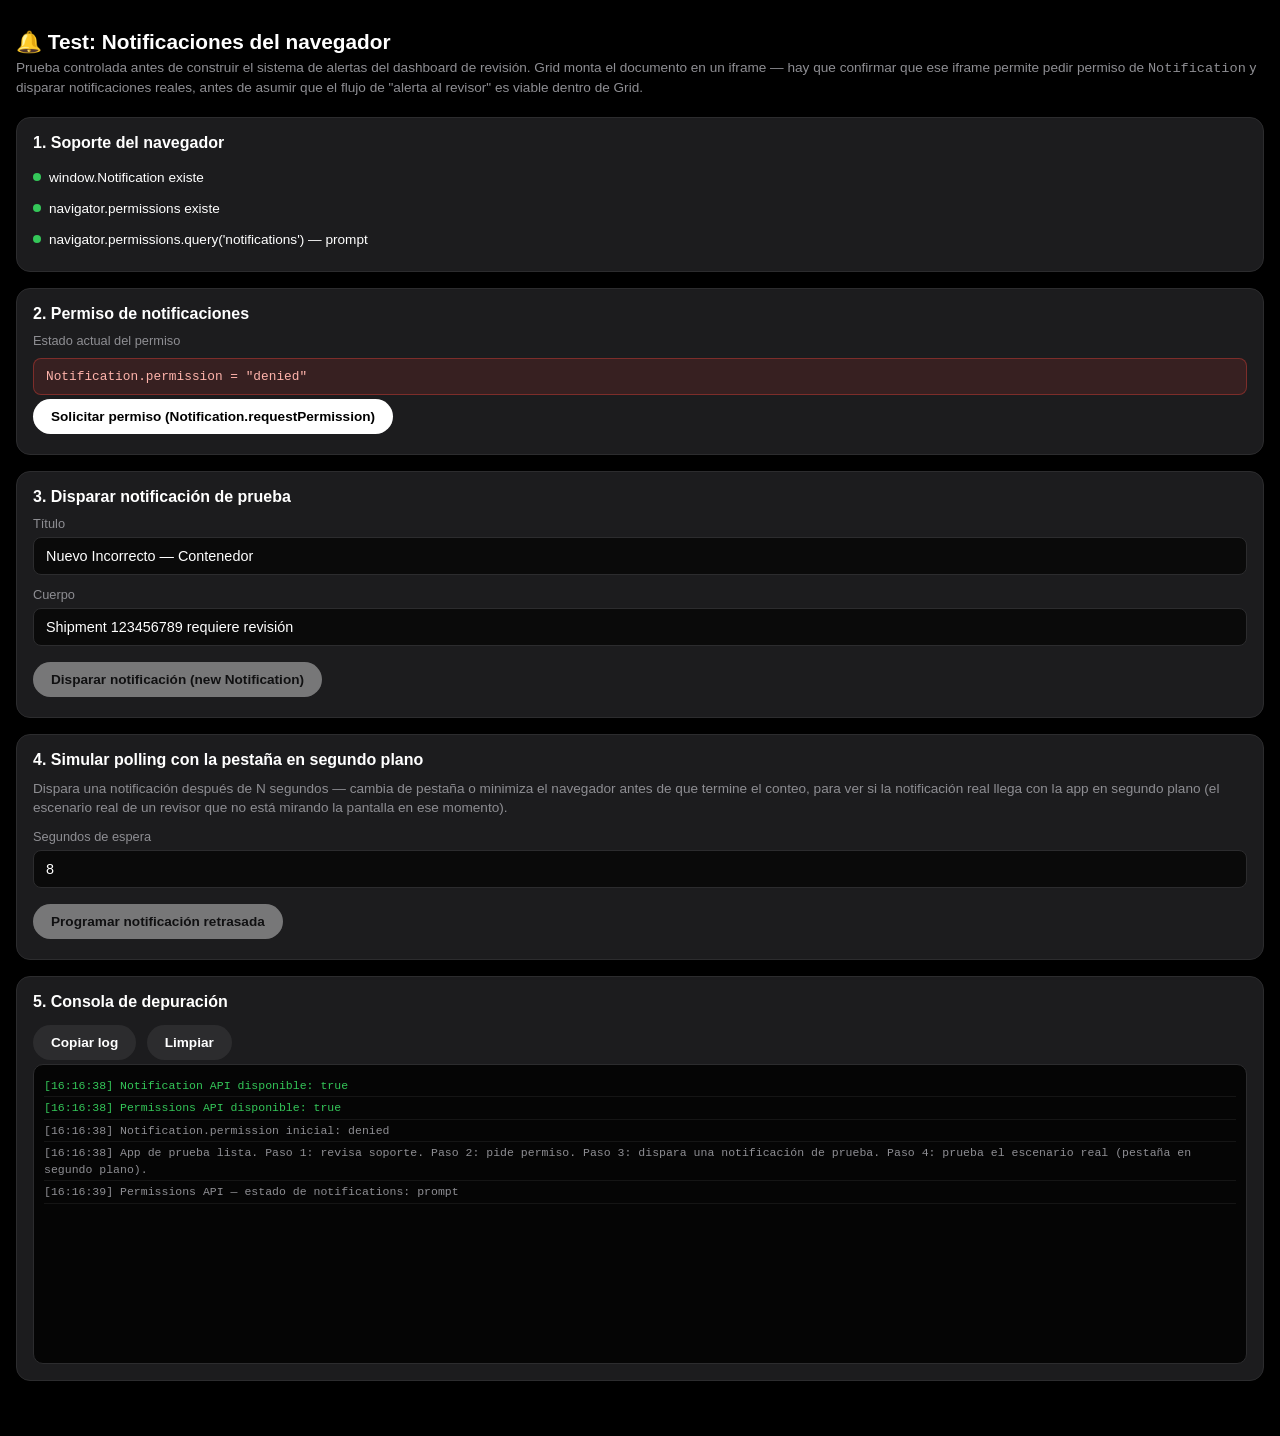
<file: grid/test_notifications.html>
<!DOCTYPE html>
<html lang="es">
<head>
<meta charset="UTF-8">
<meta name="viewport" content="width=device-width, initial-scale=1.0, viewport-fit=cover">
<title>Test: Notificaciones del navegador — Auditorías SVC</title>
<style>
  :root {
    --bg: #000000;
    --surface: #1c1c1e;
    --surface-hover: #2c2c2e;
    --border: #2c2c2e;
    --text: #ffffff;
    --text-muted: #8e8e93;
    --error: #ff453a;
    --success: #34c759;
    --warn: #ffcc00;
    --info: #0a84ff;
  }
  * { box-sizing: border-box; }
  body {
    margin: 0;
    background: var(--bg);
    color: var(--text);
    font-family: -apple-system, BlinkMacSystemFont, 'Segoe UI', Roboto, sans-serif;
    padding: 16px;
    padding-bottom: 40px;
  }
  h1 {
    font-size: 1.3rem;
    margin-bottom: 4px;
  }
  .subtitle {
    color: var(--text-muted);
    font-size: 0.85rem;
    margin-bottom: 20px;
    line-height: 1.4;
  }
  .card {
    background: var(--surface);
    border: 1px solid var(--border);
    border-radius: 14px;
    padding: 16px;
    margin-bottom: 16px;
  }
  .card h2 {
    font-size: 1rem;
    margin: 0 0 10px;
  }
  label {
    display: block;
    font-size: 0.8rem;
    color: var(--text-muted);
    margin-bottom: 6px;
  }
  input[type="text"], input[type="number"] {
    width: 100%;
    background: #0a0a0a;
    border: 1px solid var(--border);
    border-radius: 8px;
    padding: 10px 12px;
    color: var(--text);
    font-size: 0.9rem;
    margin-bottom: 12px;
  }
  button {
    background: var(--text);
    color: #000;
    border: none;
    border-radius: 999px;
    padding: 10px 18px;
    font-size: 0.85rem;
    font-weight: 700;
    cursor: pointer;
    margin: 4px 6px 4px 0;
  }
  button.secondary {
    background: var(--surface-hover);
    color: var(--text);
  }
  button:disabled {
    opacity: 0.4;
    cursor: not-allowed;
  }
  .result-box {
    margin-top: 10px;
    padding: 10px 12px;
    border-radius: 8px;
    font-size: 0.8rem;
    font-family: 'SF Mono', 'Fira Code', Consolas, monospace;
    white-space: pre-wrap;
    word-break: break-all;
    display: none;
  }
  .result-box.show { display: block; }
  .result-box.ok { background: rgba(52,199,89,0.12); border: 1px solid rgba(52,199,89,0.35); color: #7ee89a; }
  .result-box.fail { background: rgba(255,69,58,0.12); border: 1px solid rgba(255,69,58,0.35); color: #ffb3ab; }
  .result-box.pending { background: rgba(10,132,255,0.12); border: 1px solid rgba(10,132,255,0.35); color: #8fc4ff; }
  .result-box.warn { background: rgba(255,204,0,0.12); border: 1px solid rgba(255,204,0,0.35); color: #ffe066; }

  .status-row {
    display: flex;
    align-items: center;
    gap: 8px;
    padding: 8px 0;
    font-size: 0.85rem;
  }
  .dot { width: 8px; height: 8px; border-radius: 50%; flex-shrink: 0; }
  .dot.ok { background: var(--success); }
  .dot.fail { background: var(--error); }
  .dot.warn { background: var(--warn); }

  #console {
    background: #050505;
    border: 1px solid var(--border);
    border-radius: 10px;
    padding: 10px;
    height: 300px;
    overflow-y: auto;
    font-family: 'SF Mono', 'Fira Code', Consolas, monospace;
    font-size: 0.72rem;
    line-height: 1.5;
  }
  .log-line { padding: 2px 0; border-bottom: 1px solid #151515; }
  .log-ok { color: var(--success); }
  .log-fail { color: var(--error); }
  .log-info { color: var(--text-muted); }
  .log-warn { color: var(--warn); }
</style>
</head>
<body>

<h1>🔔 Test: Notificaciones del navegador</h1>
<div class="subtitle">
  Prueba controlada antes de construir el sistema de alertas del dashboard de revisión.
  Grid monta el documento en un iframe — hay que confirmar que ese iframe permite pedir
  permiso de <code>Notification</code> y disparar notificaciones reales, antes de asumir
  que el flujo de "alerta al revisor" es viable dentro de Grid.
</div>

<div class="card">
  <h2>1. Soporte del navegador</h2>
  <div id="support-rows"></div>
</div>

<div class="card">
  <h2>2. Permiso de notificaciones</h2>
  <label>Estado actual del permiso</label>
  <div class="result-box show pending" id="permission-status">Consultando...</div>
  <button id="btn-request-permission">Solicitar permiso (Notification.requestPermission)</button>
  <div class="result-box" id="permission-result"></div>
</div>

<div class="card">
  <h2>3. Disparar notificación de prueba</h2>
  <label>Título</label>
  <input type="text" id="notif-title" value="Nuevo Incorrecto — Contenedor">
  <label>Cuerpo</label>
  <input type="text" id="notif-body" value="Shipment 123456789 requiere revisión">
  <button id="btn-fire-notification" disabled>Disparar notificación (new Notification)</button>
  <div class="result-box" id="fire-result"></div>
</div>

<div class="card">
  <h2>4. Simular polling con la pestaña en segundo plano</h2>
  <div class="subtitle" style="margin-bottom: 12px;">
    Dispara una notificación después de N segundos — cambia de pestaña o minimiza el
    navegador antes de que termine el conteo, para ver si la notificación real llega
    con la app en segundo plano (el escenario real de un revisor que no está mirando
    la pantalla en ese momento).
  </div>
  <label>Segundos de espera</label>
  <input type="number" id="delay-seconds" value="8" min="1" max="60">
  <button id="btn-delayed-notification" disabled>Programar notificación retrasada</button>
  <div class="result-box" id="delayed-result"></div>
</div>

<div class="card">
  <h2>5. Consola de depuración</h2>
  <button class="secondary" id="btn-copy-log">Copiar log</button>
  <button class="secondary" id="btn-clear-log">Limpiar</button>
  <div id="console"></div>
</div>

<script>
const logEl = document.getElementById('console');
const logEntries = [];

function log(message, level = 'info') {
  const ts = new Date().toLocaleTimeString('es-MX', { hour12: false });
  logEntries.push(`[${ts}] [${level}] ${message}`);
  const line = document.createElement('div');
  line.className = `log-line log-${level}`;
  line.textContent = `[${ts}] ${message}`;
  logEl.appendChild(line);
  logEl.scrollTop = logEl.scrollHeight;
}

document.getElementById('btn-clear-log').addEventListener('click', () => {
  logEl.innerHTML = '';
  logEntries.length = 0;
});

document.getElementById('btn-copy-log').addEventListener('click', () => {
  navigator.clipboard.writeText(logEntries.join('\n'))
    .then(() => log('Log copiado al portapapeles', 'ok'))
    .catch(() => log('No se pudo copiar — selecciona el texto manualmente', 'warn'));
});

/* ============================ 1. Soporte ============================ */

function addStatusRow(label, ok, detail) {
  const container = document.getElementById('support-rows');
  const row = document.createElement('div');
  row.className = 'status-row';
  row.innerHTML = `<span class="dot ${ok ? 'ok' : 'fail'}"></span><span>${label}${detail ? ' — ' + detail : ''}</span>`;
  container.appendChild(row);
}

const hasNotificationApi = 'Notification' in window;
addStatusRow('window.Notification existe', hasNotificationApi);
log(`Notification API disponible: ${hasNotificationApi}`, hasNotificationApi ? 'ok' : 'fail');

const hasPermissionsApi = 'permissions' in navigator;
addStatusRow('navigator.permissions existe', hasPermissionsApi);
log(`Permissions API disponible: ${hasPermissionsApi}`, hasPermissionsApi ? 'ok' : 'warn');

if (hasPermissionsApi) {
  navigator.permissions.query({ name: 'notifications' }).then((status) => {
    addStatusRow(`navigator.permissions.query('notifications')`, true, status.state);
    log(`Permissions API — estado de notifications: ${status.state}`, 'info');
  }).catch((e) => {
    addStatusRow(`navigator.permissions.query('notifications') falló`, false, e.message);
    log(`Permissions API query falló (posible bloqueo del iframe de Grid): ${e.message}`, 'fail');
  });
}

/* ======================== 2. Estado del permiso ======================== */

function refreshPermissionStatus() {
  const box = document.getElementById('permission-status');
  if (!hasNotificationApi) {
    box.className = 'result-box show fail';
    box.textContent = '✗ Notification API no disponible en este navegador/contexto.';
    return;
  }
  const perm = Notification.permission;
  box.className = `result-box show ${perm === 'granted' ? 'ok' : perm === 'denied' ? 'fail' : 'warn'}`;
  box.textContent = `Notification.permission = "${perm}"`;
  document.getElementById('btn-fire-notification').disabled = perm !== 'granted';
  document.getElementById('btn-delayed-notification').disabled = perm !== 'granted';
}
refreshPermissionStatus();
log(`Notification.permission inicial: ${hasNotificationApi ? Notification.permission : '(N/A)'}`, 'info');

document.getElementById('btn-request-permission').addEventListener('click', async () => {
  const resultBox = document.getElementById('permission-result');
  if (!hasNotificationApi) {
    resultBox.className = 'result-box show fail';
    resultBox.textContent = '✗ Notification API no existe en este contexto — no se puede pedir permiso.';
    log('Notification API no existe — no se puede solicitar permiso', 'fail');
    return;
  }

  resultBox.className = 'result-box show pending';
  resultBox.textContent = 'Solicitando permiso...';
  log('Llamando Notification.requestPermission()...', 'info');

  try {
    const result = await Notification.requestPermission();
    resultBox.className = `result-box show ${result === 'granted' ? 'ok' : 'fail'}`;
    resultBox.textContent = `Resultado: "${result}"`;
    log(`Notification.requestPermission() → "${result}"`, result === 'granted' ? 'ok' : 'fail');
    refreshPermissionStatus();
  } catch (e) {
    resultBox.className = 'result-box show fail';
    resultBox.textContent = `✗ Error: ${e.message}\n\nSi este error menciona "permissions policy", "feature policy", o "not allowed in this context" — es el iframe de Grid bloqueando el permiso, igual que bloquea /move-document o el input capture en handheld.`;
    log(`✗ Notification.requestPermission() excepción: ${e.message}`, 'fail');
  }
});

/* ==================== 3. Disparar notificación real ==================== */

document.getElementById('btn-fire-notification').addEventListener('click', () => {
  const resultBox = document.getElementById('fire-result');
  const title = document.getElementById('notif-title').value.trim() || 'Prueba';
  const body = document.getElementById('notif-body').value.trim() || '';

  log(`Disparando new Notification("${title}", {body: "${body}"})...`, 'info');
  try {
    const n = new Notification(title, { body, icon: undefined });
    n.onshow = () => {
      log('✓ Evento onshow disparado — la notificación se mostró', 'ok');
      resultBox.className = 'result-box show ok';
      resultBox.textContent = '✓ Notificación creada y mostrada (evento onshow).';
    };
    n.onerror = (e) => {
      log(`✗ Evento onerror en la notificación: ${JSON.stringify(e)}`, 'fail');
      resultBox.className = 'result-box show fail';
      resultBox.textContent = '✗ La notificación se creó pero disparó onerror — revisa la consola.';
    };
    n.onclick = () => log('Notificación clickeada por el usuario', 'info');
    resultBox.className = 'result-box show pending';
    resultBox.textContent = 'new Notification(...) no lanzó excepción — esperando evento onshow/onerror...';
  } catch (e) {
    resultBox.className = 'result-box show fail';
    resultBox.textContent = `✗ new Notification() lanzó excepción: ${e.message}`;
    log(`✗ new Notification() excepción: ${e.message}`, 'fail');
  }
});

/* ================ 4. Notificación retrasada (background) ================ */

document.getElementById('btn-delayed-notification').addEventListener('click', () => {
  const resultBox = document.getElementById('delayed-result');
  const seconds = Math.max(1, Math.min(60, parseInt(document.getElementById('delay-seconds').value, 10) || 8));

  log(`Notificación programada en ${seconds}s — cambia de pestaña o minimiza ahora para probar background.`, 'info');
  resultBox.className = 'result-box show pending';
  resultBox.textContent = `Esperando ${seconds}s... cambia de pestaña/app ahora.`;

  let remaining = seconds;
  const interval = setInterval(() => {
    remaining -= 1;
    if (remaining > 0) {
      resultBox.textContent = `Esperando ${remaining}s... cambia de pestaña/app ahora.`;
    }
  }, 1000);

  setTimeout(() => {
    clearInterval(interval);
    log(`Disparando notificación retrasada tras ${seconds}s (visibility state: ${document.visibilityState})...`, 'info');
    try {
      const n = new Notification('Alerta retrasada — Auditorías SVC', {
        body: `Disparada tras ${seconds}s con document.visibilityState = "${document.visibilityState}"`,
      });
      n.onshow = () => log(`✓ Notificación retrasada mostrada (visibilityState al disparar: ${document.visibilityState})`, 'ok');
      n.onerror = () => log('✗ Notificación retrasada disparó onerror', 'fail');
      resultBox.className = 'result-box show ok';
      resultBox.textContent = `✓ Disparada (visibilityState: ${document.visibilityState}). Revisa si llegó realmente al sistema.`;
    } catch (e) {
      resultBox.className = 'result-box show fail';
      resultBox.textContent = `✗ Error al disparar: ${e.message}`;
      log(`✗ Error en notificación retrasada: ${e.message}`, 'fail');
    }
  }, seconds * 1000);
});

document.addEventListener('visibilitychange', () => {
  log(`visibilitychange → document.visibilityState = "${document.visibilityState}"`, 'info');
});

log('App de prueba lista. Paso 1: revisa soporte. Paso 2: pide permiso. Paso 3: dispara una notificación de prueba. Paso 4: prueba el escenario real (pestaña en segundo plano).', 'info');
</script>
</body>
</html>
</file>
